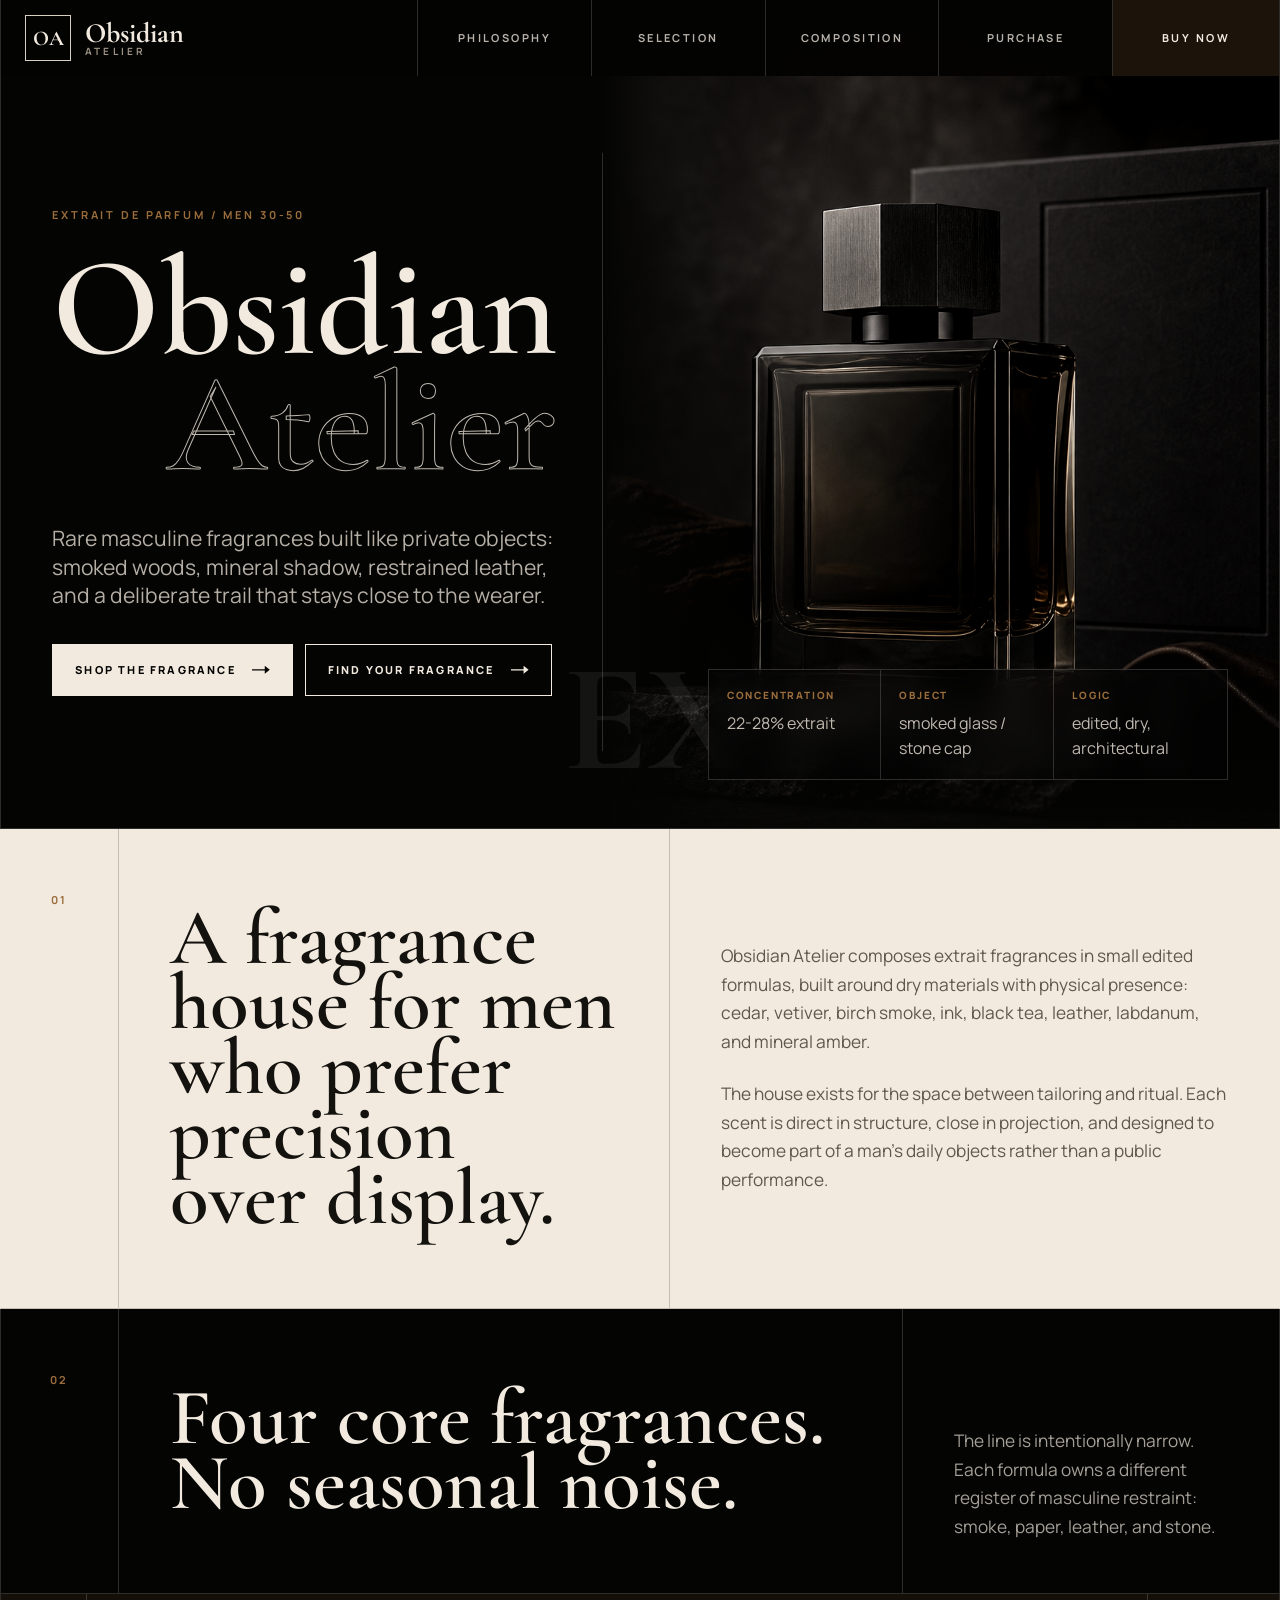
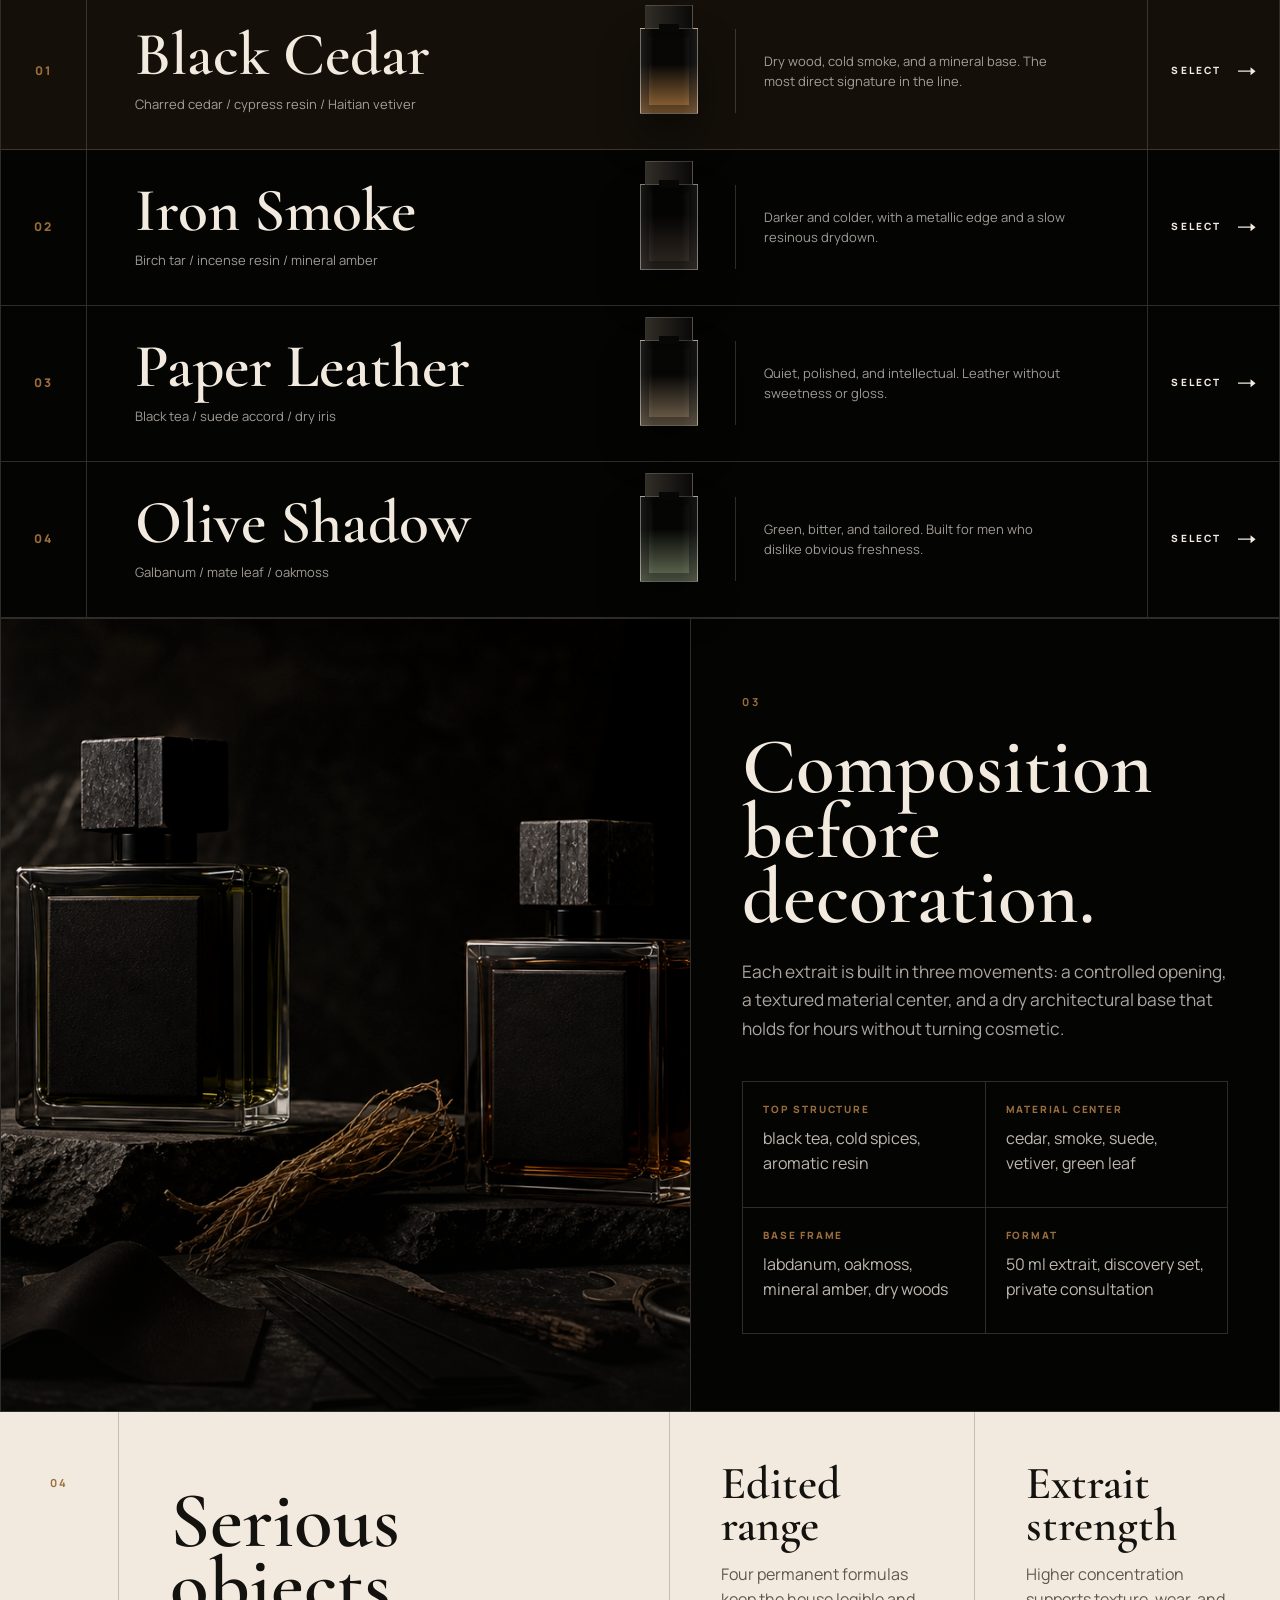
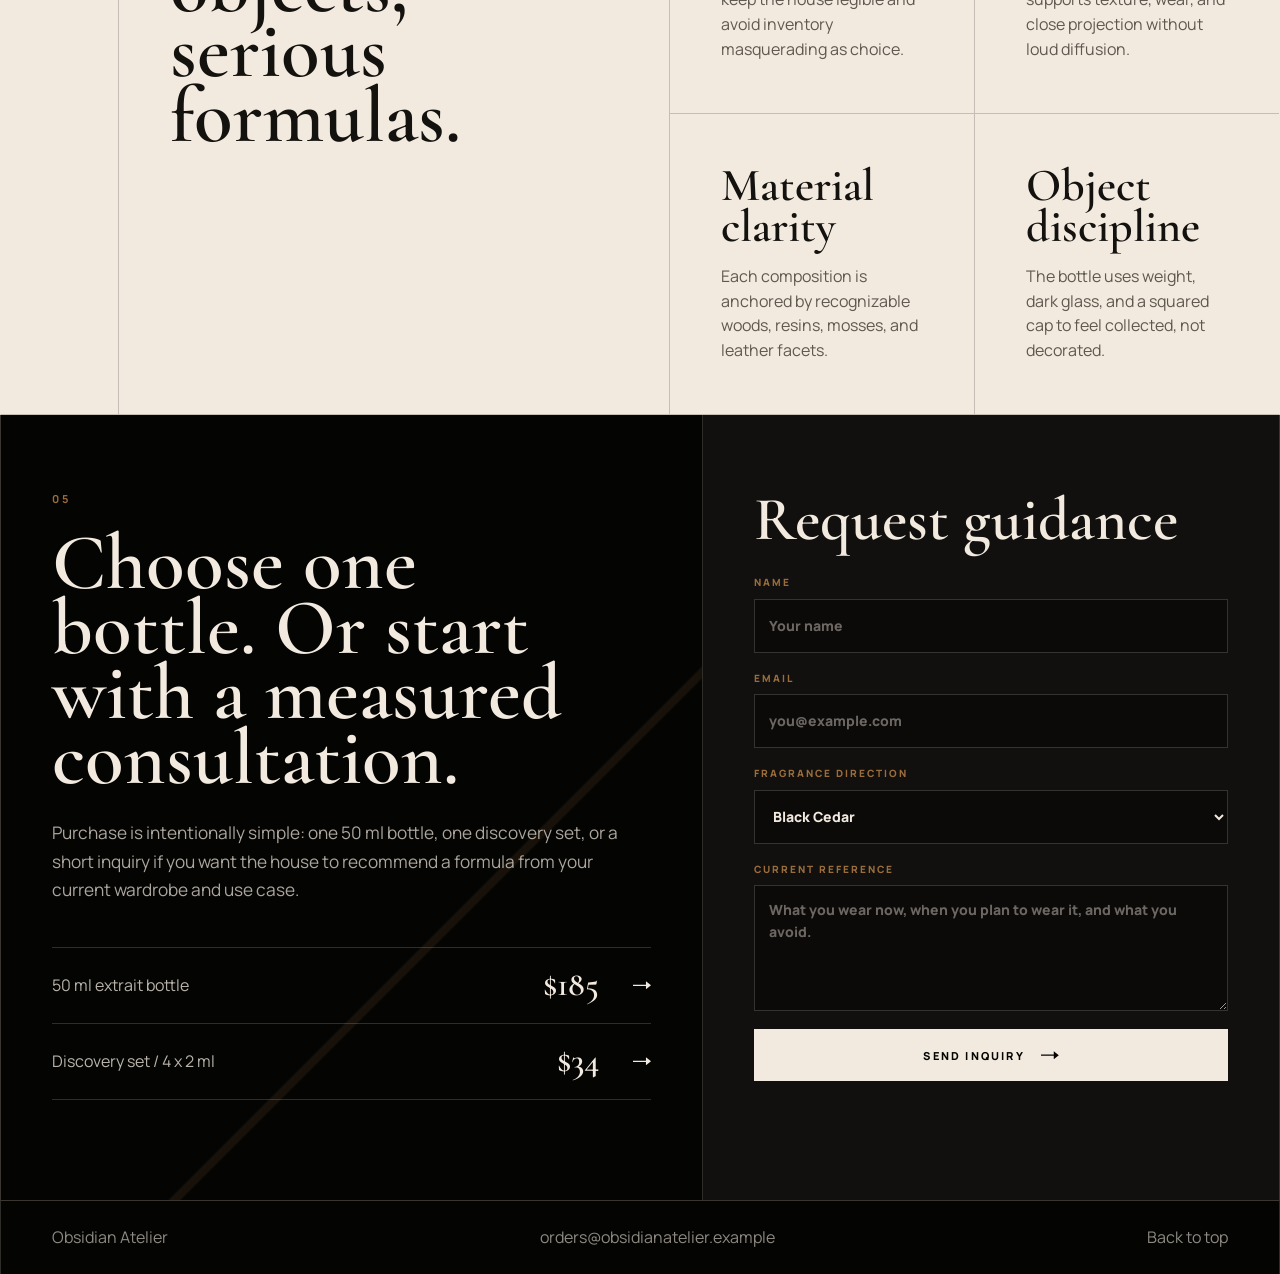
<file: index.html>
<!doctype html>
<html lang="en">
  <head>
    <meta charset="UTF-8" />
    <meta name="viewport" content="width=device-width, initial-scale=1.0" />
    <title>Obsidian Atelier | Rare Masculine Fragrance</title>
    <meta
      name="description"
      content="Obsidian Atelier is a niche masculine fragrance house built around extrait concentration, raw materials, restraint, and tactile ritual."
    />
    <link rel="preconnect" href="https://fonts.googleapis.com" />
    <link rel="preconnect" href="https://fonts.gstatic.com" crossorigin />
    <link
      href="https://fonts.googleapis.com/css2?family=Cormorant+Garamond:wght@500;600;700&family=Manrope:wght@400;500;600;700&display=swap"
      rel="stylesheet"
    />
    <link rel="stylesheet" href="./styles.css?v=20260517-perfume" />
  </head>
  <body>
    <header class="site-header" aria-label="Primary navigation">
      <a class="brand" href="#top" aria-label="Obsidian Atelier home">
        <span class="brand-mark" aria-hidden="true">OA</span>
        <span class="brand-name">
          <strong>Obsidian</strong>
          <em>Atelier</em>
        </span>
      </a>
      <nav class="primary-nav" aria-label="Page sections">
        <a href="#philosophy">Philosophy</a>
        <a href="#selection">Selection</a>
        <a href="#craft">Composition</a>
        <a href="#purchase">Purchase</a>
      </nav>
      <a class="header-cta" href="#purchase">Buy now</a>
    </header>

    <main id="top">
      <section class="hero" aria-labelledby="hero-title">
        <div class="hero-copy reveal">
          <p class="house-line">Extrait de Parfum / Men 30-50</p>
          <h1 id="hero-title">
            <span>Obsidian</span>
            <span>Atelier</span>
          </h1>
          <p class="hero-manifesto">
            Rare masculine fragrances built like private objects: smoked woods, mineral shadow,
            restrained leather, and a deliberate trail that stays close to the wearer.
          </p>
          <div class="hero-actions" aria-label="Primary actions">
            <a class="btn btn-primary" href="#purchase">Shop the fragrance</a>
            <a class="btn btn-secondary" href="#inquiry">Find your fragrance</a>
          </div>
        </div>

        <figure class="hero-object reveal">
          <img
            src="./assets/perfume-hero.png"
            alt="Heavy dark glass perfume bottle on charcoal stone with matte black packaging"
            fetchpriority="high"
          />
        </figure>

        <aside class="hero-spec reveal" aria-label="Fragrance house details">
          <dl>
            <div>
              <dt>Concentration</dt>
              <dd>22-28% extrait</dd>
            </div>
            <div>
              <dt>Object</dt>
              <dd>smoked glass / stone cap</dd>
            </div>
            <div>
              <dt>Logic</dt>
              <dd>edited, dry, architectural</dd>
            </div>
          </dl>
        </aside>
      </section>

      <section class="philosophy panel-light" id="philosophy" aria-labelledby="philosophy-title">
        <div class="section-number" aria-hidden="true">01</div>
        <div class="section-copy reveal">
          <h2 id="philosophy-title">A fragrance house for men who prefer precision over display.</h2>
        </div>
        <div class="section-body reveal">
          <p>
            Obsidian Atelier composes extrait fragrances in small edited formulas, built around
            dry materials with physical presence: cedar, vetiver, birch smoke, ink, black tea,
            leather, labdanum, and mineral amber.
          </p>
          <p>
            The house exists for the space between tailoring and ritual. Each scent is direct in
            structure, close in projection, and designed to become part of a man's daily objects
            rather than a public performance.
          </p>
        </div>
      </section>

      <section class="selection" id="selection" aria-labelledby="selection-title">
        <div class="selection-head reveal">
          <span class="section-number" aria-hidden="true">02</span>
          <h2 id="selection-title">Four core fragrances. No seasonal noise.</h2>
          <p>
            The line is intentionally narrow. Each formula owns a different register of masculine
            restraint: smoke, paper, leather, and stone.
          </p>
        </div>

        <div class="fragrance-list" aria-label="Core fragrance selection">
          <article class="fragrance-row reveal is-active" data-fragrance="Black Cedar">
            <span class="fragrance-index">01</span>
            <div class="fragrance-title">
              <h3>Black Cedar</h3>
              <p>Charred cedar / cypress resin / Haitian vetiver</p>
            </div>
            <div class="bottle-mini bottle-cedar" aria-hidden="true"></div>
            <p class="fragrance-notes">
              Dry wood, cold smoke, and a mineral base. The most direct signature in the line.
            </p>
            <button class="text-action" type="button">Select</button>
          </article>

          <article class="fragrance-row reveal" data-fragrance="Iron Smoke">
            <span class="fragrance-index">02</span>
            <div class="fragrance-title">
              <h3>Iron Smoke</h3>
              <p>Birch tar / incense resin / mineral amber</p>
            </div>
            <div class="bottle-mini bottle-smoke" aria-hidden="true"></div>
            <p class="fragrance-notes">
              Darker and colder, with a metallic edge and a slow resinous drydown.
            </p>
            <button class="text-action" type="button">Select</button>
          </article>

          <article class="fragrance-row reveal" data-fragrance="Paper Leather">
            <span class="fragrance-index">03</span>
            <div class="fragrance-title">
              <h3>Paper Leather</h3>
              <p>Black tea / suede accord / dry iris</p>
            </div>
            <div class="bottle-mini bottle-paper" aria-hidden="true"></div>
            <p class="fragrance-notes">
              Quiet, polished, and intellectual. Leather without sweetness or gloss.
            </p>
            <button class="text-action" type="button">Select</button>
          </article>

          <article class="fragrance-row reveal" data-fragrance="Olive Shadow">
            <span class="fragrance-index">04</span>
            <div class="fragrance-title">
              <h3>Olive Shadow</h3>
              <p>Galbanum / mate leaf / oakmoss</p>
            </div>
            <div class="bottle-mini bottle-olive" aria-hidden="true"></div>
            <p class="fragrance-notes">
              Green, bitter, and tailored. Built for men who dislike obvious freshness.
            </p>
            <button class="text-action" type="button">Select</button>
          </article>
        </div>
      </section>

      <section class="craft panel-dark" id="craft" aria-labelledby="craft-title">
        <figure class="craft-image reveal">
          <img
            src="./assets/perfume-selection.png"
            alt="Four dark architectural perfume bottles arranged with stone, blotters, leather, and raw materials"
            loading="lazy"
          />
        </figure>
        <div class="craft-copy reveal">
          <span class="section-number" aria-hidden="true">03</span>
          <h2 id="craft-title">Composition before decoration.</h2>
          <p>
            Each extrait is built in three movements: a controlled opening, a textured material
            center, and a dry architectural base that holds for hours without turning cosmetic.
          </p>
          <dl class="composition-grid">
            <div>
              <dt>Top structure</dt>
              <dd>black tea, cold spices, aromatic resin</dd>
            </div>
            <div>
              <dt>Material center</dt>
              <dd>cedar, smoke, suede, vetiver, green leaf</dd>
            </div>
            <div>
              <dt>Base frame</dt>
              <dd>labdanum, oakmoss, mineral amber, dry woods</dd>
            </div>
            <div>
              <dt>Format</dt>
              <dd>50 ml extrait, discovery set, private consultation</dd>
            </div>
          </dl>
        </div>
      </section>

      <section class="why panel-light" aria-labelledby="why-title">
        <div class="section-number" aria-hidden="true">04</div>
        <div class="section-copy reveal">
          <h2 id="why-title">Serious objects, serious formulas.</h2>
        </div>
        <div class="proof-columns reveal">
          <article>
            <h3>Edited range</h3>
            <p>Four permanent formulas keep the house legible and avoid inventory masquerading as choice.</p>
          </article>
          <article>
            <h3>Extrait strength</h3>
            <p>Higher concentration supports texture, wear, and close projection without loud diffusion.</p>
          </article>
          <article>
            <h3>Material clarity</h3>
            <p>Each composition is anchored by recognizable woods, resins, mosses, and leather facets.</p>
          </article>
          <article>
            <h3>Object discipline</h3>
            <p>The bottle uses weight, dark glass, and a squared cap to feel collected, not decorated.</p>
          </article>
        </div>
      </section>

      <section class="purchase" id="purchase" aria-labelledby="purchase-title">
        <div class="purchase-copy reveal">
          <span class="section-number" aria-hidden="true">05</span>
          <h2 id="purchase-title">Choose one bottle. Or start with a measured consultation.</h2>
          <p>
            Purchase is intentionally simple: one 50 ml bottle, one discovery set, or a short inquiry
            if you want the house to recommend a formula from your current wardrobe and use case.
          </p>
          <div class="purchase-options" aria-label="Purchase options">
            <a class="purchase-line" href="mailto:orders@obsidianatelier.example?subject=50 ml bottle order">
              <span>50 ml extrait bottle</span>
              <strong>$185</strong>
            </a>
            <a class="purchase-line" href="mailto:orders@obsidianatelier.example?subject=Discovery set order">
              <span>Discovery set / 4 x 2 ml</span>
              <strong>$34</strong>
            </a>
          </div>
        </div>

        <form class="inquiry-form reveal" id="inquiry" aria-labelledby="inquiry-title">
          <h3 id="inquiry-title">Request guidance</h3>
          <label>
            Name
            <input type="text" name="name" autocomplete="name" placeholder="Your name" required />
          </label>
          <label>
            Email
            <input type="email" name="email" autocomplete="email" placeholder="you@example.com" required />
          </label>
          <label>
            Fragrance direction
            <select name="fragrance" id="fragranceSelect" required>
              <option>Black Cedar</option>
              <option>Iron Smoke</option>
              <option>Paper Leather</option>
              <option>Olive Shadow</option>
              <option>Recommend one</option>
            </select>
          </label>
          <label>
            Current reference
            <textarea
              name="message"
              placeholder="What you wear now, when you plan to wear it, and what you avoid."
            ></textarea>
          </label>
          <button class="btn btn-primary" type="submit">Send inquiry</button>
          <p class="form-status" role="status" aria-live="polite"></p>
        </form>
      </section>
    </main>

    <footer class="site-footer">
      <span>Obsidian Atelier</span>
      <a href="mailto:orders@obsidianatelier.example">orders@obsidianatelier.example</a>
      <a href="#top">Back to top</a>
    </footer>

    <script src="./script.js?v=20260517-perfume"></script>
  </body>
</html>
</file>
<file: styles.css>
:root {
  --black: #040403;
  --charcoal: #11100e;
  --charcoal-2: #181613;
  --stone: #24211d;
  --paper: #f2eadf;
  --paper-2: #d8cfc0;
  --ink: #14120f;
  --muted: #9c9284;
  --muted-dark: #5f584f;
  --line: rgba(242, 234, 223, 0.18);
  --line-dark: rgba(20, 18, 15, 0.2);
  --amber: #9b6d3b;
  --olive: #667057;
  --max: 1440px;
  --header-h: 76px;
  --gutter: clamp(18px, 4vw, 64px);
  --display: "Cormorant Garamond", Georgia, "Times New Roman", serif;
  --body: "Manrope", "Helvetica Neue", Arial, sans-serif;
}

* {
  box-sizing: border-box;
}

html {
  overflow-x: hidden;
  scroll-behavior: smooth;
}

body {
  margin: 0;
  color: var(--paper);
  background:
    radial-gradient(circle at 72% 10%, rgba(155, 109, 59, 0.15), transparent 34rem),
    linear-gradient(90deg, rgba(255, 255, 255, 0.025) 1px, transparent 1px) 0 0 / 88px 88px,
    var(--black);
  font-family: var(--body);
  font-size: 16px;
  line-height: 1.55;
}

body::before {
  content: "";
  position: fixed;
  inset: 0;
  z-index: -1;
  pointer-events: none;
  opacity: 0.38;
  background:
    linear-gradient(115deg, transparent 0 48%, rgba(242, 234, 223, 0.06) 48.1% 48.25%, transparent 48.4%),
    radial-gradient(circle at 12% 18%, rgba(255, 255, 255, 0.08), transparent 18rem);
}

img {
  display: block;
  width: 100%;
  height: 100%;
  object-fit: cover;
}

a {
  color: inherit;
  text-decoration: none;
}

button,
input,
select,
textarea {
  font: inherit;
}

a:focus-visible,
button:focus-visible,
input:focus-visible,
select:focus-visible,
textarea:focus-visible {
  outline: 2px solid var(--amber);
  outline-offset: 4px;
}

#top,
#philosophy,
#selection,
#craft,
#purchase,
#inquiry {
  scroll-margin-top: calc(var(--header-h) + 16px);
}

.site-header {
  position: sticky;
  top: 0;
  z-index: 50;
  display: grid;
  grid-template-columns: minmax(230px, 0.75fr) minmax(420px, 1.25fr) auto;
  align-items: stretch;
  max-width: var(--max);
  min-height: var(--header-h);
  margin: 0 auto;
  color: var(--paper);
  background: rgba(4, 4, 3, 0.9);
  border-right: 1px solid var(--line);
  border-left: 1px solid var(--line);
  backdrop-filter: blur(18px);
}

.brand,
.primary-nav a,
.header-cta {
  display: flex;
  align-items: center;
  min-height: var(--header-h);
  border-right: 1px solid var(--line);
}

.brand {
  gap: 14px;
  padding: 0 24px;
}

.brand-mark {
  display: grid;
  place-items: center;
  width: 46px;
  height: 46px;
  border: 1px solid var(--paper-2);
  color: var(--paper);
  font-family: var(--display);
  font-size: 21px;
  font-weight: 700;
  line-height: 1;
}

.brand-name strong,
.brand-name em {
  display: block;
  font-style: normal;
  line-height: 0.95;
}

.brand-name strong {
  font-family: var(--display);
  font-size: 28px;
  font-weight: 700;
}

.brand-name em {
  color: var(--muted);
  font-size: 10px;
  font-weight: 700;
  letter-spacing: 0.32em;
  text-transform: uppercase;
}

.primary-nav {
  display: grid;
  grid-template-columns: repeat(4, 1fr);
}

.primary-nav a,
.header-cta {
  justify-content: center;
  padding: 0 18px;
  color: rgba(242, 234, 223, 0.76);
  font-size: 11px;
  font-weight: 700;
  letter-spacing: 0.22em;
  text-transform: uppercase;
  transition: color 180ms ease, background 180ms ease;
}

.primary-nav a:hover,
.header-cta:hover {
  color: var(--black);
  background: var(--paper);
}

.header-cta {
  min-width: 166px;
  border-right: 0;
  color: var(--paper);
  background: rgba(155, 109, 59, 0.16);
}

.hero {
  position: relative;
  display: grid;
  grid-template-columns: minmax(0, 0.94fr) minmax(420px, 1.06fr);
  grid-template-rows: minmax(calc(92dvh - var(--header-h)), auto);
  max-width: var(--max);
  min-height: calc(92dvh - var(--header-h));
  margin: 0 auto;
  overflow: hidden;
  border-right: 1px solid var(--line);
  border-bottom: 1px solid var(--line);
  border-left: 1px solid var(--line);
  background: var(--black);
}

.hero::before {
  content: "EXTRAIT";
  position: absolute;
  right: clamp(18px, 5vw, 70px);
  bottom: clamp(20px, 4vw, 48px);
  z-index: 2;
  color: rgba(242, 234, 223, 0.07);
  font-family: var(--display);
  font-size: clamp(78px, 12vw, 184px);
  font-weight: 700;
  line-height: 0.78;
  pointer-events: none;
}

.hero-copy {
  position: relative;
  z-index: 4;
  display: grid;
  align-content: center;
  min-height: 100%;
  padding: clamp(42px, 6vw, 86px) var(--gutter);
}

.hero-copy::after {
  content: "";
  position: absolute;
  top: clamp(28px, 6vw, 84px);
  right: -1px;
  width: 1px;
  height: calc(100% - clamp(56px, 12vw, 168px));
  background: var(--line);
}

.house-line,
.section-number {
  color: var(--amber);
  font-size: 11px;
  font-weight: 700;
  letter-spacing: 0.26em;
  line-height: 1.2;
  text-transform: uppercase;
}

.house-line {
  margin: 0 0 30px;
}

.hero h1,
.section-copy h2,
.selection-head h2,
.craft-copy h2,
.purchase-copy h2 {
  margin: 0;
  font-family: var(--display);
  font-weight: 600;
  line-height: 0.82;
  text-wrap: balance;
}

.hero h1 {
  font-size: clamp(76px, 11vw, 174px);
  letter-spacing: 0;
}

.hero h1 span {
  display: block;
}

.hero h1 span + span {
  padding-left: clamp(42px, 9vw, 150px);
  color: transparent;
  -webkit-text-stroke: 1px rgba(242, 234, 223, 0.78);
}

.hero-manifesto {
  max-width: 560px;
  margin: clamp(26px, 4vw, 42px) 0 0;
  color: rgba(242, 234, 223, 0.74);
  font-size: clamp(17px, 1.65vw, 23px);
  line-height: 1.35;
}

.hero-actions {
  display: flex;
  flex-wrap: wrap;
  gap: 12px;
  margin-top: 34px;
}

.btn {
  display: inline-flex;
  align-items: center;
  justify-content: center;
  min-height: 52px;
  padding: 0 22px;
  border: 1px solid currentColor;
  border-radius: 0;
  background: transparent;
  color: inherit;
  font-size: 11px;
  font-weight: 800;
  letter-spacing: 0.2em;
  line-height: 1;
  text-transform: uppercase;
  cursor: pointer;
  transition: transform 180ms ease, background 180ms ease, color 180ms ease, border-color 180ms ease;
}

.btn::after,
.text-action::after,
.purchase-line::after {
  content: "";
  width: 18px;
  height: 8px;
  margin-left: 16px;
  background: currentColor;
  clip-path: polygon(0 42%, 72% 42%, 72% 0, 100% 50%, 72% 100%, 72% 58%, 0 58%);
}

.btn:hover,
.text-action:hover,
.purchase-line:hover {
  transform: translateY(-2px);
}

.btn-primary {
  color: var(--black);
  border-color: var(--paper);
  background: var(--paper);
}

.btn-primary:hover {
  border-color: var(--amber);
  background: var(--amber);
}

.btn-secondary {
  color: var(--paper);
}

.btn-secondary:hover {
  color: var(--black);
  background: var(--paper);
}

.hero-object {
  position: relative;
  z-index: 1;
  min-height: 640px;
  margin: 0;
  overflow: hidden;
  background: var(--charcoal);
}

.hero-object::after {
  content: "";
  position: absolute;
  inset: 0;
  background:
    linear-gradient(90deg, var(--black) 0%, rgba(4, 4, 3, 0.66) 10%, transparent 34%),
    linear-gradient(0deg, rgba(4, 4, 3, 0.86), transparent 30%);
  pointer-events: none;
}

.hero-object img {
  object-position: 48% 50%;
  filter: saturate(0.92) contrast(1.04);
  transform: scale(1.02);
}

.hero-spec {
  position: absolute;
  right: var(--gutter);
  bottom: clamp(24px, 4vw, 48px);
  z-index: 5;
  width: min(520px, calc(100% - var(--gutter) * 2));
  margin: 0;
}

.hero-spec dl {
  display: grid;
  grid-template-columns: repeat(3, 1fr);
  margin: 0;
  border: 1px solid var(--line);
  background: rgba(4, 4, 3, 0.68);
  backdrop-filter: blur(14px);
}

.hero-spec div {
  min-height: 104px;
  padding: 18px;
  border-right: 1px solid var(--line);
}

.hero-spec div:last-child {
  border-right: 0;
}

dt {
  color: var(--amber);
  font-size: 10px;
  font-weight: 800;
  letter-spacing: 0.18em;
  text-transform: uppercase;
}

dd {
  margin: 8px 0 0;
  color: rgba(242, 234, 223, 0.78);
}

.panel-light,
.panel-dark,
.selection,
.purchase,
.site-footer {
  max-width: var(--max);
  margin: 0 auto;
  border-right: 1px solid var(--line);
  border-left: 1px solid var(--line);
}

.panel-light {
  display: grid;
  grid-template-columns: 118px minmax(300px, 0.95fr) minmax(300px, 1.05fr);
  gap: 0;
  color: var(--ink);
  background: var(--paper);
  border-bottom: 1px solid var(--line-dark);
}

.panel-dark {
  color: var(--paper);
  background: var(--black);
  border-bottom: 1px solid var(--line);
}

.panel-light > .section-number {
  display: flex;
  align-items: flex-start;
  justify-content: center;
  padding-top: clamp(40px, 5vw, 74px);
  border-right: 1px solid var(--line-dark);
}

.section-copy,
.section-body,
.proof-columns {
  padding: clamp(42px, 6vw, 82px) var(--gutter);
}

.section-copy {
  border-right: 1px solid var(--line-dark);
}

.section-copy h2,
.selection-head h2,
.craft-copy h2,
.purchase-copy h2 {
  font-size: clamp(48px, 6.2vw, 104px);
}

.section-body {
  display: grid;
  align-content: center;
  gap: 24px;
}

.section-body p,
.selection-head p,
.craft-copy > p,
.purchase-copy > p {
  margin: 0;
  color: var(--muted-dark);
  font-size: clamp(16px, 1.35vw, 19px);
  line-height: 1.65;
}

.selection {
  color: var(--paper);
  background: var(--black);
  border-bottom: 1px solid var(--line);
}

.selection-head {
  display: grid;
  grid-template-columns: 118px minmax(0, 1fr) minmax(280px, 0.48fr);
  gap: 0;
  align-items: stretch;
  border-bottom: 1px solid var(--line);
}

.selection-head .section-number {
  display: flex;
  align-items: flex-start;
  justify-content: center;
  padding-top: clamp(40px, 5vw, 74px);
  border-right: 1px solid var(--line);
}

.selection-head h2 {
  padding: clamp(42px, 6vw, 78px) var(--gutter);
  border-right: 1px solid var(--line);
}

.selection-head p {
  align-self: end;
  padding: clamp(32px, 4vw, 56px);
  color: rgba(242, 234, 223, 0.68);
}

.fragrance-list {
  display: grid;
}

.fragrance-row {
  display: grid;
  grid-template-columns: 86px minmax(220px, 0.9fr) 132px minmax(240px, 0.72fr) 132px;
  align-items: center;
  min-height: 156px;
  border-bottom: 1px solid var(--line);
  transition: background 200ms ease;
}

.fragrance-row:hover,
.fragrance-row.is-active {
  background: rgba(155, 109, 59, 0.1);
}

.fragrance-index {
  display: grid;
  place-items: center;
  align-self: stretch;
  color: var(--amber);
  font-size: 12px;
  font-weight: 800;
  letter-spacing: 0.2em;
  border-right: 1px solid var(--line);
}

.fragrance-title {
  padding: 24px clamp(20px, 4vw, 48px);
}

.fragrance-title h3 {
  margin: 0;
  font-family: var(--display);
  font-size: clamp(40px, 4.8vw, 76px);
  font-weight: 600;
  line-height: 0.88;
}

.fragrance-title p,
.fragrance-notes {
  margin: 12px 0 0;
  color: rgba(242, 234, 223, 0.66);
  font-size: 13px;
  line-height: 1.55;
}

.fragrance-notes {
  max-width: 360px;
  margin: 0;
  padding: 22px 28px;
  border-left: 1px solid var(--line);
}

.bottle-mini {
  position: relative;
  justify-self: center;
  width: 58px;
  height: 86px;
  border: 1px solid rgba(242, 234, 223, 0.38);
  background:
    linear-gradient(90deg, rgba(255, 255, 255, 0.14), transparent 22% 74%, rgba(255, 255, 255, 0.12)),
    linear-gradient(0deg, var(--amber), rgba(6, 6, 5, 0.9) 58%);
  box-shadow: inset 0 0 0 8px rgba(4, 4, 3, 0.35), 0 22px 40px rgba(0, 0, 0, 0.42);
}

.bottle-mini::before {
  content: "";
  position: absolute;
  left: 50%;
  top: -24px;
  width: 46px;
  height: 22px;
  transform: translateX(-50%);
  background: linear-gradient(90deg, #312d27, #0a0908);
  border: 1px solid rgba(242, 234, 223, 0.18);
}

.bottle-mini::after {
  content: "";
  position: absolute;
  left: 50%;
  top: -5px;
  width: 20px;
  height: 8px;
  transform: translateX(-50%);
  background: #070706;
}

.bottle-smoke {
  background:
    linear-gradient(90deg, rgba(255, 255, 255, 0.12), transparent 24% 72%, rgba(255, 255, 255, 0.1)),
    linear-gradient(0deg, #312923, rgba(4, 4, 3, 0.95) 64%);
}

.bottle-paper {
  background:
    linear-gradient(90deg, rgba(255, 255, 255, 0.14), transparent 22% 74%, rgba(255, 255, 255, 0.1)),
    linear-gradient(0deg, #766650, rgba(6, 6, 5, 0.95) 60%);
}

.bottle-olive {
  background:
    linear-gradient(90deg, rgba(255, 255, 255, 0.12), transparent 24% 72%, rgba(255, 255, 255, 0.1)),
    linear-gradient(0deg, var(--olive), rgba(5, 6, 4, 0.96) 62%);
}

.text-action {
  display: inline-flex;
  align-items: center;
  justify-content: center;
  align-self: stretch;
  min-width: 0;
  border: 0;
  border-left: 1px solid var(--line);
  background: transparent;
  color: var(--paper);
  font-size: 10px;
  font-weight: 800;
  letter-spacing: 0.22em;
  text-transform: uppercase;
  cursor: pointer;
  transition: transform 180ms ease, background 180ms ease, color 180ms ease;
}

.text-action:hover {
  color: var(--black);
  background: var(--paper);
}

.craft {
  display: grid;
  grid-template-columns: minmax(420px, 1.08fr) minmax(360px, 0.92fr);
}

.craft-image {
  position: relative;
  min-height: 650px;
  margin: 0;
  overflow: hidden;
  border-right: 1px solid var(--line);
}

.craft-image::after {
  content: "";
  position: absolute;
  inset: 0;
  background: linear-gradient(0deg, rgba(4, 4, 3, 0.76), transparent 40%);
  pointer-events: none;
}

.craft-image img {
  object-position: center;
  filter: saturate(0.94) contrast(1.03);
}

.craft-copy {
  align-self: center;
  padding: clamp(42px, 6vw, 82px) var(--gutter);
}

.craft-copy .section-number {
  display: block;
  margin-bottom: 26px;
}

.craft-copy > p,
.purchase-copy > p {
  margin-top: 28px;
  color: rgba(242, 234, 223, 0.7);
}

.composition-grid {
  display: grid;
  grid-template-columns: repeat(2, 1fr);
  margin: 38px 0 0;
  border-top: 1px solid var(--line);
  border-left: 1px solid var(--line);
}

.composition-grid div {
  min-height: 126px;
  padding: 20px;
  border-right: 1px solid var(--line);
  border-bottom: 1px solid var(--line);
}

.proof-columns {
  display: grid;
  grid-template-columns: repeat(2, 1fr);
  gap: 0;
  padding: 0;
}

.proof-columns article {
  min-height: 220px;
  padding: clamp(30px, 4vw, 54px);
  border-right: 1px solid var(--line-dark);
  border-bottom: 1px solid var(--line-dark);
}

.proof-columns article:nth-child(2n) {
  border-right: 0;
}

.proof-columns article:nth-last-child(-n + 2) {
  border-bottom: 0;
}

.proof-columns h3 {
  margin: 0 0 16px;
  font-family: var(--display);
  font-size: clamp(34px, 3.6vw, 58px);
  font-weight: 600;
  line-height: 0.9;
}

.proof-columns p {
  margin: 0;
  color: var(--muted-dark);
}

.purchase {
  display: grid;
  grid-template-columns: minmax(360px, 1fr) minmax(360px, 0.82fr);
  color: var(--paper);
  background: var(--charcoal);
  border-bottom: 1px solid var(--line);
}

.purchase-copy,
.inquiry-form {
  padding: clamp(42px, 6vw, 82px) var(--gutter);
}

.purchase-copy {
  border-right: 1px solid var(--line);
  background:
    linear-gradient(135deg, transparent 0 64%, rgba(155, 109, 59, 0.12) 64.2% 64.8%, transparent 65%),
    var(--black);
}

.purchase-copy .section-number {
  display: block;
  margin-bottom: 26px;
}

.purchase-options {
  display: grid;
  max-width: 640px;
  margin-top: 42px;
  border-top: 1px solid var(--line);
}

.purchase-line {
  display: grid;
  grid-template-columns: 1fr auto auto;
  gap: 18px;
  align-items: center;
  min-height: 76px;
  border-bottom: 1px solid var(--line);
  color: var(--paper);
  transition: transform 180ms ease, background 180ms ease;
}

.purchase-line span {
  color: rgba(242, 234, 223, 0.76);
}

.purchase-line strong {
  font-family: var(--display);
  font-size: 34px;
  font-weight: 600;
}

.inquiry-form {
  display: grid;
  gap: 18px;
  align-content: start;
}

.inquiry-form h3 {
  margin: 0 0 10px;
  font-family: var(--display);
  font-size: clamp(42px, 4.8vw, 74px);
  font-weight: 600;
  line-height: 0.9;
}

label {
  display: grid;
  gap: 8px;
  color: var(--amber);
  font-size: 10px;
  font-weight: 800;
  letter-spacing: 0.2em;
  text-transform: uppercase;
}

input,
select,
textarea {
  width: 100%;
  min-height: 54px;
  border: 1px solid var(--line);
  border-radius: 0;
  background: rgba(4, 4, 3, 0.42);
  color: var(--paper);
  padding: 13px 14px;
  font-size: 14px;
  letter-spacing: 0;
  text-transform: none;
}

textarea {
  min-height: 126px;
  resize: vertical;
}

::placeholder {
  color: rgba(242, 234, 223, 0.42);
}

.form-status {
  min-height: 24px;
  margin: 0;
  color: rgba(242, 234, 223, 0.72);
  font-size: 13px;
}

.site-footer {
  display: flex;
  flex-wrap: wrap;
  justify-content: space-between;
  gap: 16px;
  padding: 24px var(--gutter);
  color: rgba(242, 234, 223, 0.58);
  background: var(--black);
}

.site-footer a:hover {
  color: var(--paper);
}

.reveal {
  opacity: 0;
  transform: translateY(18px);
  transition: opacity 700ms ease, transform 700ms ease;
}

.has-js .reveal.is-visible,
:not(.has-js) .reveal {
  opacity: 1;
  transform: translateY(0);
}

@media (prefers-reduced-motion: reduce) {
  *,
  *::before,
  *::after {
    scroll-behavior: auto !important;
    transition-duration: 0.01ms !important;
    animation-duration: 0.01ms !important;
    animation-iteration-count: 1 !important;
  }
}

@media (max-width: 1120px) {
  .site-header {
    grid-template-columns: 1fr auto;
  }

  .primary-nav {
    display: none;
  }

  .hero {
    grid-template-columns: 1fr;
  }

  .hero-copy {
    min-height: 64vh;
  }

  .hero-copy::after {
    display: none;
  }

  .hero-object {
    min-height: 520px;
  }

  .hero-spec {
    position: relative;
    right: auto;
    bottom: auto;
    width: auto;
    padding: 0 var(--gutter) var(--gutter);
  }

  .panel-light,
  .selection-head,
  .craft,
  .purchase {
    grid-template-columns: 1fr;
  }

  .panel-light > .section-number,
  .selection-head .section-number {
    justify-content: flex-start;
    padding: 34px var(--gutter) 0;
    border-right: 0;
  }

  .section-copy,
  .selection-head h2,
  .purchase-copy {
    border-right: 0;
  }

  .section-copy {
    padding-bottom: 0;
  }

  .selection-head h2 {
    padding-top: 18px;
  }

  .selection-head p {
    padding-top: 0;
  }

  .fragrance-row {
    grid-template-columns: 72px minmax(0, 1fr) 108px;
  }

  .fragrance-notes {
    grid-column: 2 / 4;
    max-width: none;
    border-top: 1px solid var(--line);
    border-left: 0;
  }

  .text-action {
    grid-column: 1 / 4;
    min-height: 58px;
    border-top: 1px solid var(--line);
    border-left: 0;
  }

  .craft-image {
    min-height: 440px;
    border-right: 0;
    border-bottom: 1px solid var(--line);
  }
}

@media (max-width: 720px) {
  :root {
    --header-h: 66px;
  }

  .site-header {
    grid-template-columns: 1fr;
    position: relative;
  }

  .brand,
  .header-cta {
    min-height: var(--header-h);
    border-right: 0;
  }

  .header-cta {
    display: none;
  }

  .brand {
    padding: 0 18px;
  }

  .brand-mark {
    width: 40px;
    height: 40px;
  }

  .hero-copy {
    min-height: auto;
    padding-top: 226px;
    padding-bottom: 34px;
  }

  .house-line {
    margin-bottom: 22px;
  }

  .hero h1 {
    font-size: clamp(64px, 22vw, 112px);
  }

  .hero::before {
    display: none;
  }

  .hero h1 span + span {
    padding-left: 28px;
  }

  .hero-actions {
    display: grid;
  }

  .btn {
    width: 100%;
    min-height: 54px;
  }

  .hero-object {
    position: absolute;
    inset: 0 0 auto 28%;
    z-index: 1;
    min-height: 0;
    height: 330px;
    opacity: 0.76;
  }

  .hero-object img {
    object-position: 52% 50%;
  }

  .hero-object::after {
    background:
      linear-gradient(90deg, var(--black) 0%, rgba(4, 4, 3, 0.72) 28%, rgba(4, 4, 3, 0.2) 60%),
      linear-gradient(0deg, var(--black), transparent 46%);
  }

  .hero-spec dl {
    grid-template-columns: 1fr;
  }

  .hero-spec {
    display: none;
  }

  .hero-spec div {
    min-height: 82px;
    border-right: 0;
    border-bottom: 1px solid var(--line);
  }

  .hero-spec div:last-child {
    border-bottom: 0;
  }

  .section-copy,
  .section-body,
  .selection-head h2,
  .selection-head p,
  .craft-copy,
  .purchase-copy,
  .inquiry-form {
    padding-right: 18px;
    padding-left: 18px;
  }

  .section-copy h2,
  .selection-head h2,
  .craft-copy h2,
  .purchase-copy h2 {
    font-size: clamp(44px, 15vw, 76px);
  }

  .fragrance-row {
    grid-template-columns: 54px minmax(0, 1fr);
    min-height: auto;
  }

  .fragrance-index {
    grid-row: 1 / span 2;
  }

  .fragrance-title {
    padding: 24px 18px 10px;
  }

  .fragrance-title h3 {
    font-size: clamp(38px, 12vw, 58px);
  }

  .bottle-mini {
    grid-column: 2;
    justify-self: start;
    width: 48px;
    height: 72px;
    margin: 10px 0 26px 20px;
  }

  .fragrance-notes {
    grid-column: 1 / 3;
    padding: 18px;
  }

  .text-action {
    grid-column: 1 / 3;
  }

  .craft-image {
    min-height: 300px;
  }

  .composition-grid,
  .proof-columns {
    grid-template-columns: 1fr;
  }

  .proof-columns article,
  .proof-columns article:nth-child(2n),
  .proof-columns article:nth-last-child(-n + 2) {
    border-right: 0;
    border-bottom: 1px solid var(--line-dark);
  }

  .proof-columns article:last-child {
    border-bottom: 0;
  }

  .purchase-line {
    grid-template-columns: 1fr auto;
  }

  .purchase-line::after {
    display: none;
  }
}
</file>
